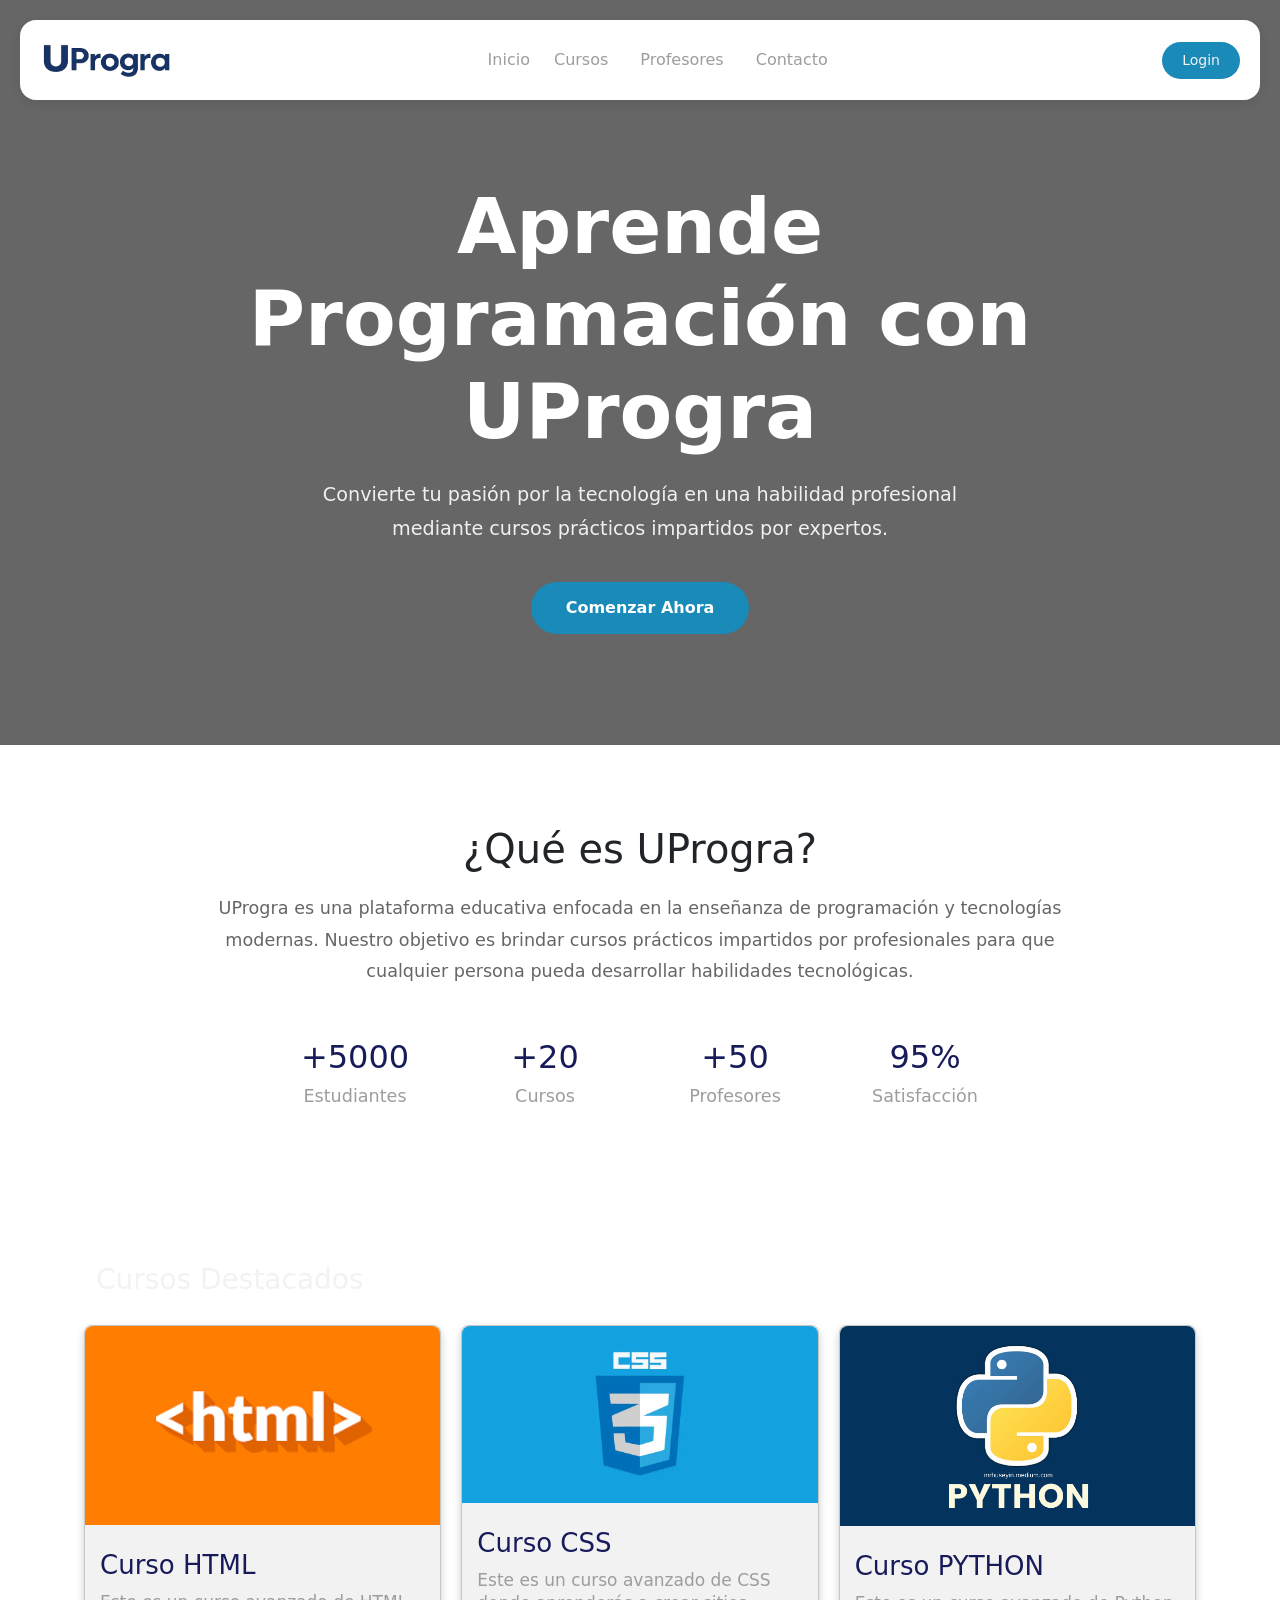
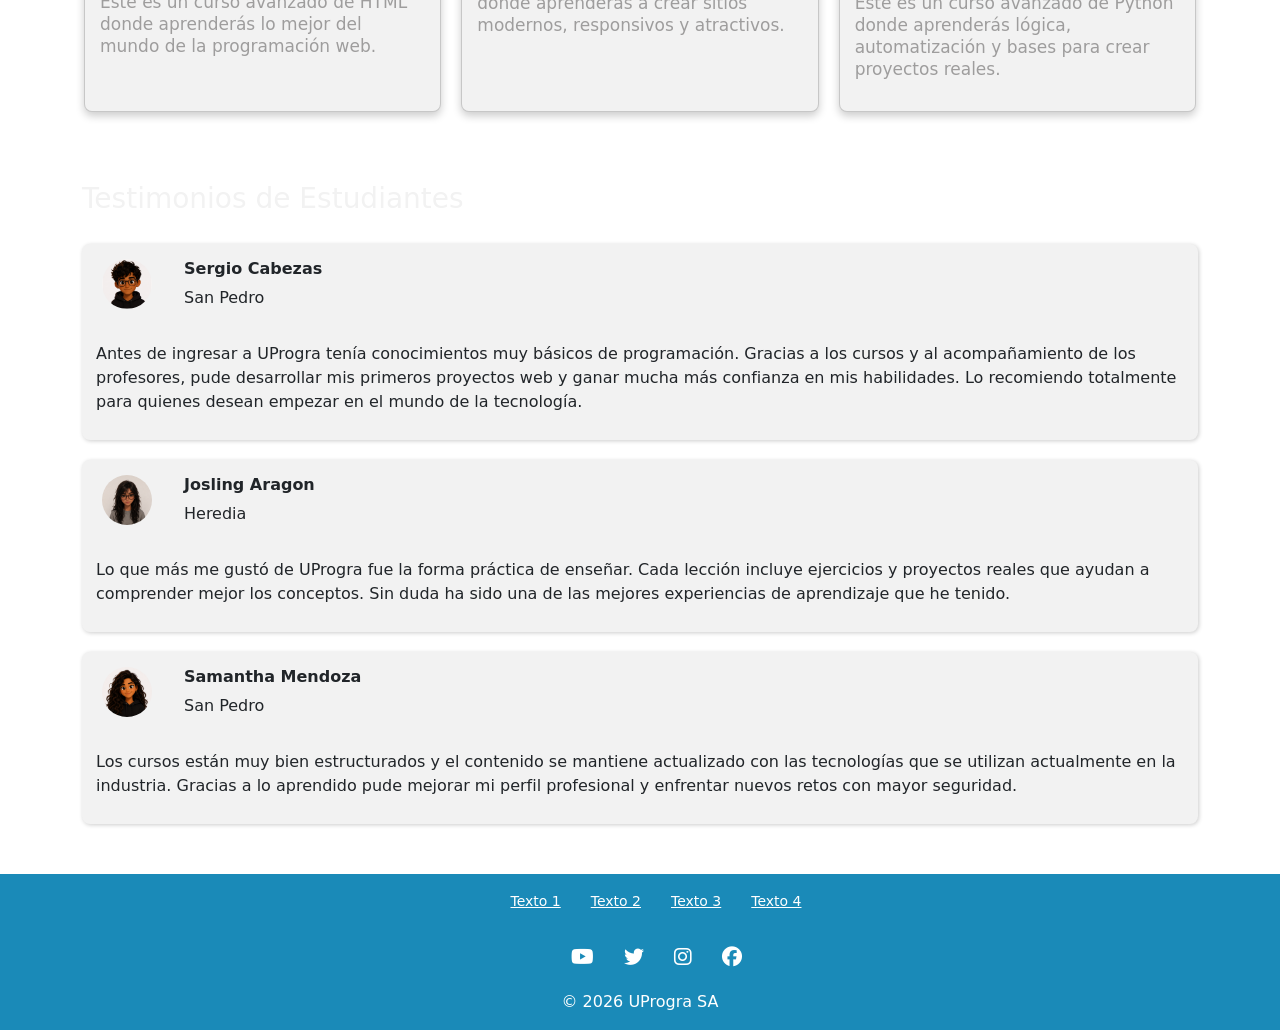
<file: index.html>
<!Doctype html>
<html lang="es">

<head>
    <meta charset="UTF-8">
    <meta name="viewport" content="width=device-width, initial-scale=1.0">
    <title>UProgra</title>

    <!--Bootstrap CSS-->
    <link href="https://cdn.jsdelivr.net/npm/bootstrap@5.3.8/dist/css/bootstrap.min.css" rel="stylesheet"
        integrity="sha384-sRIl4kxILFvY47J16cr9ZwB07vP4J8+LH7qKQnuqkuIAvNWLzeN8tE5YBujZqJLB" crossorigin="anonymous">

    <link href="css/style.css" rel="stylesheet">
    <link href="css/index.css" rel="stylesheet">

    <link rel="stylesheet"href="https://cdnjs.cloudflare.com/ajax/libs/font-awesome/6.7.2/css/all.min.css">

</head>

<script src="js/index.js"></script>

<body>
    <!--NAVBAR-->
    <nav class="navbar navbar-expand-lg fixed-top">
        <!--navbar-expands-lg permite que el contenido se muestre cuando esta expandido-->
        <div class="container-fluid">
            <a class="navbar-brand me-auto" href="#">
                <img src="Recursos/img/logo.png" alt="Logo UProgra">
            </a>

            
            <div class="offcanvas offcanvas-end" tabindex="-1" id="offcanvasNavbar"
                aria-labelledby="offcanvasNavbarLabel">
                <!--Navbar contraido-->
                <div class="offcanvas-header">
                    <h5 class="offcanvas-title" id="offcanvasNavbarLabel">Menu</h5>
                    <button type="button" class="btn-close" data-bs-dismiss="offcanvas" aria-label="Close"></button>
                </div>

                <!--Cuerpo de navbar ya sea contraido o extendido-->
                <div class="offcanvas-body">
                    <ul class="navbar-nav justify-content-center flex-grow-1 pe-3">
                        <li class="nav-item">
                            <a class="nav-link" aria-current="page" href="index.html">Inicio</a>
                        </li>
                        <li class="nav-item">
                            <a class="nav-link mx-lg-2" href="cursos.html">Cursos</a>
                        </li>
                        <li class="nav-item">
                            <a class="nav-link mx-lg-2" href="profesores.html">Profesores</a>
                        </li>
                        <li class="nav-item">
                            <a class="nav-link mx-lg-2" href="contacto.html">Contacto</a>
                        </li>

                    </ul>
                </div>
            </div>

            <a href="#" class="login-button">Login</a>

            <!--Boton de hamburguesa-->
            <button class="navbar-toggler pe=0" type="button" data-bs-toggle="offcanvas" data-bs-target="#offcanvasNavbar"
                aria-controls="offcanvasNavbar">
                <span class="navbar-toggler-icon"></span>
            </button>

        </div>
    </nav>

    <!--Contenido Global-->
<main>

<!-- Sobre UProgra -->

<section class="hero_container">
    <div class="hero_content">
        <h1>Aprende Programación con UProgra</h1>
        <p>
            Convierte tu pasión por la tecnología en una habilidad profesional
            mediante cursos prácticos impartidos por expertos.
        </p>
        <a href="#" class="hero_button">
            Comenzar Ahora
        </a>
    </div>
</section>



<section class="about_container">
    <div class="container">
        <div class="about_content">
            <h2>¿Qué es UProgra?</h2>

            <p>
                UProgra es una plataforma educativa enfocada en la enseñanza
                de programación y tecnologías modernas. Nuestro objetivo es
                brindar cursos prácticos impartidos por profesionales para que
                cualquier persona pueda desarrollar habilidades tecnológicas.
            </p>

            <div class="about_stats">
                <div class="stat">
                    <h3>+5000</h3>
                    <p>Estudiantes</p>
                </div>

                <div class="stat">
                    <h3>+20</h3>
                    <p>Cursos</p>
                </div>

                <div class="stat">
                    <h3>+50</h3>
                    <p>Profesores</p>
                </div>

                <div class="stat">
                    <h3>95%</h3>
                    <p>Satisfacción</p>
                </div>
            </div>
        </div>
    </div>
</section>

        <!--Contenido Cursos destacados-->
        <div class="card_container" id="cursosDestacados">
            <div class="container">
                <h3 class="title-cards">Cursos Destacados</h3>
            </div>
        </div>

    <!--Comentarios de estudiantes-->
    <div class="comment_container" id="testimoniosEstudiantes">
        <div class="container">
            <h3 class="title-cards">Testimonios de Estudiantes</h3>
        </div>
    </div>

</main>


    <!--FOOTER-->
    <footer>
        <div class="container">
            <ul class="d-flex flex-row">
                <li><a href="#">Texto 1</a></li>
                <li><a href="#">Texto 2</a></li>
                <li><a href="#">Texto 3</a></li>
                <li><a href="#">Texto 4</a></li>
            </ul>

            <ul class="d-flex flex-row">
                <li>
                    <i class="fab fa-youtube"></i>
                </li>
                <li>
                    <i class="fab fa-twitter"></i>
                </li>
                <li>
                    <i class="fab fa-instagram"></i>
                </li>
                <li>
                    <i class="fab fa-facebook"></i>
                </li>
            </ul>
            <p>&copy; 2026 UProgra SA</p>
        </div>
    </footer>

    <!-- Bootstrap JS -->
    <script src="https://cdn.jsdelivr.net/npm/bootstrap@5.3.8/dist/js/bootstrap.bundle.min.js"
        integrity="sha384-FKyoEForCGlyvwx9Hj09JcYn3nv7wiPVlz7YYwJrWVcXK/BmnVDxM+D2scQbITxI"
        crossorigin="anonymous">
    </script>
</body>



</html>
</file>
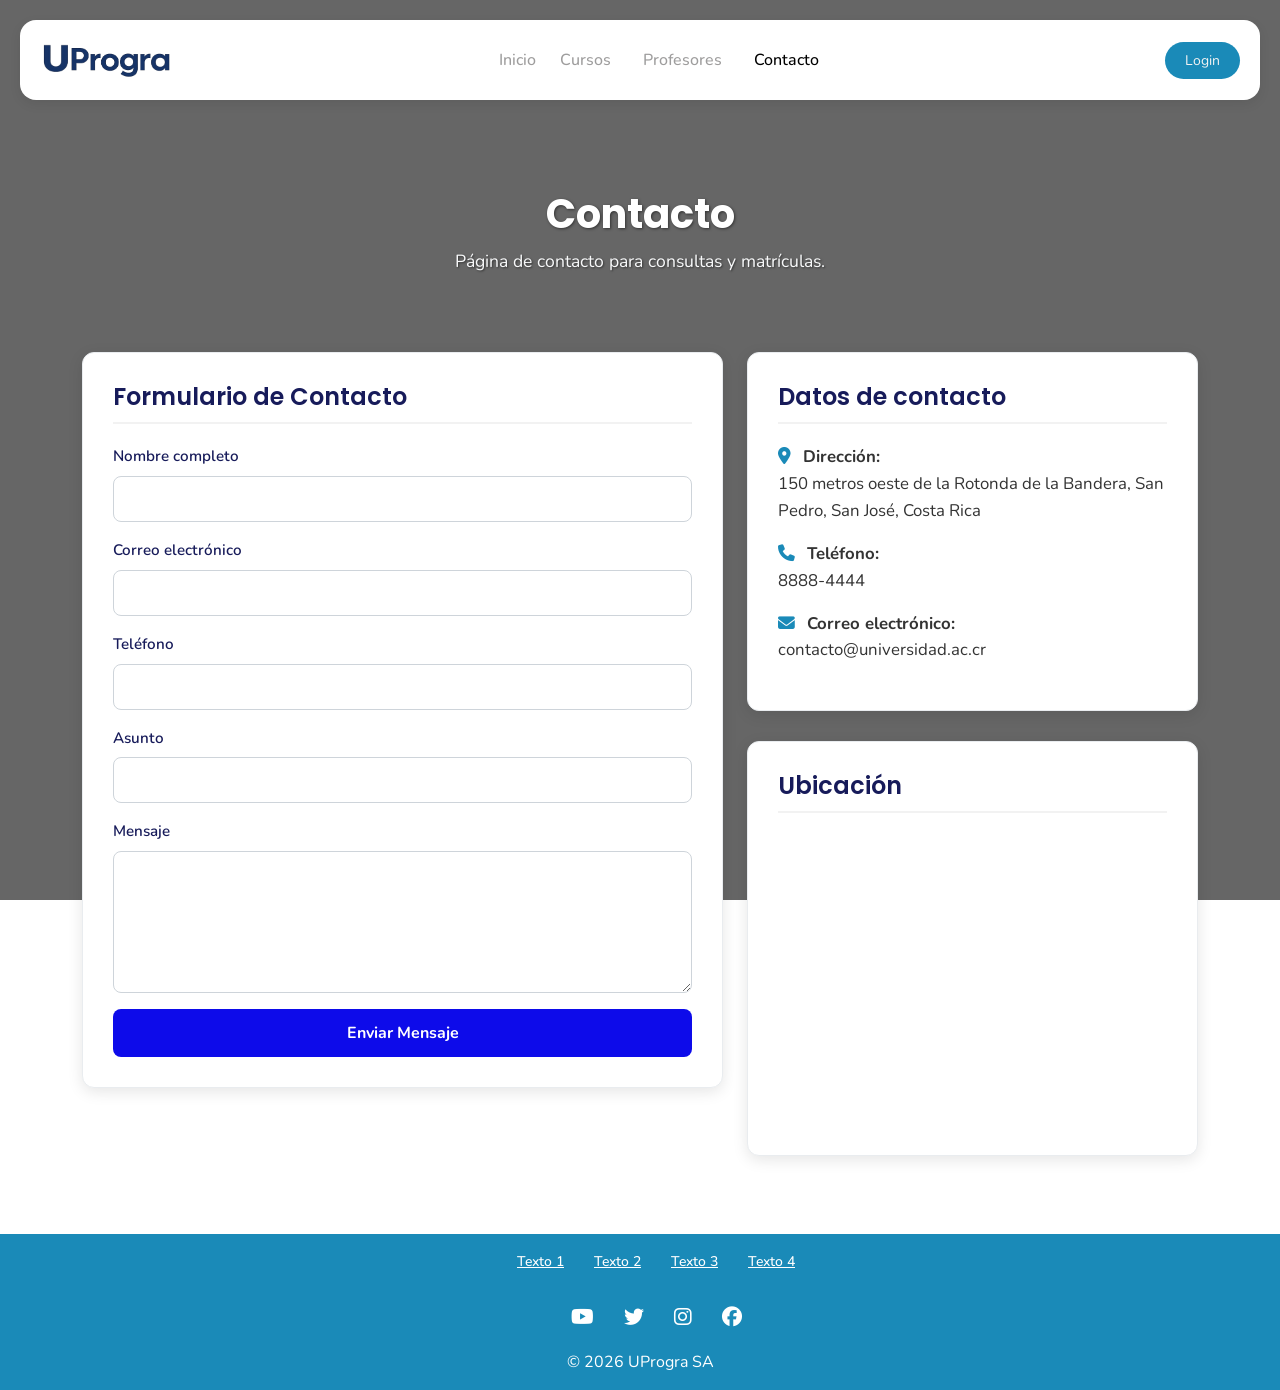
<file: contacto.html>
<!DOCTYPE html>
<html lang="es">

<head>
    <meta charset="UTF-8">
    <meta name="viewport" content="width=device-width, initial-scale=1.0">
    <title>Contacto - UProgra</title>
    <link rel="preconnect" href="https://fonts.googleapis.com">
    <link rel="preconnect" href="https://fonts.gstatic.com" crossorigin>
    <link
        href="https://fonts.googleapis.com/css2?family=Nunito:wght@300;400;500;600;700&family=Poppins:wght@300;400;500;600;700&display=swap"
        rel="stylesheet">
    <link href="https://cdn.jsdelivr.net/npm/bootstrap@5.3.8/dist/css/bootstrap.min.css" rel="stylesheet"
        integrity="sha384-sRIl4kxILFvY47J16cr9ZwB07vP4J8+LH7qKQnuqkuIAvNWLzeN8tE5YBujZqJLB" crossorigin="anonymous">
    <link rel="stylesheet" href="https://cdnjs.cloudflare.com/ajax/libs/font-awesome/6.7.2/css/all.min.css">
    <link href="css/style.css" rel="stylesheet">
    <link href="css/contacto.css" rel="stylesheet">
</head>

<body>
    <nav class="navbar navbar-expand-lg fixed-top">
        <div class="container-fluid">
            <a class="navbar-brand me-auto" href="index.html">
                <img src="Recursos/img/logo.png" alt="Logo UProgra">
            </a>
            <div class="offcanvas offcanvas-end" tabindex="-1" id="offcanvasNavbar"
                aria-labelledby="offcanvasNavbarLabel">
                <div class="offcanvas-header">
                    <h5 class="offcanvas-title" id="offcanvasNavbarLabel">Menú</h5>
                    <button type="button" class="btn-close" data-bs-dismiss="offcanvas" aria-label="Close"></button>
                </div>
                <div class="offcanvas-body">
                    <ul class="navbar-nav justify-content-center flex-grow-1 pe-3">
                        <li class="nav-item">
                            <a class="nav-link" href="index.html">Inicio</a>
                        </li>
                        <li class="nav-item">
                            <a class="nav-link mx-lg-2" href="cursos.html">Cursos</a>
                        </li>
                        <li class="nav-item">
                            <a class="nav-link mx-lg-2" href="profesores.html">Profesores</a>
                        </li>
                        <li class="nav-item">
                            <a class="nav-link mx-lg-2 active" aria-current="page" href="contacto.html">Contacto</a>
                        </li>
                    </ul>
                </div>
            </div>
            <a href="#" class="login-button">Login</a>
            <button class="navbar-toggler pe-0" type="button" data-bs-toggle="offcanvas"
                data-bs-target="#offcanvasNavbar" aria-controls="offcanvasNavbar">
                <span class="navbar-toggler-icon"></span>
            </button>
        </div>
    </nav>

    <main>
        <header class="encabezado">
            <h1>Contacto</h1>
            <p>Página de contacto para consultas y matrículas.</p>
        </header>

        <section class="container my-5">
            <div class="row g-4">
                <div class="col-lg-7 col-md-12">
                    <div class="formulario-seccion card-custom">
                        <h2>Formulario de Contacto</h2>
                        <form action="#" method="POST" id="form-contacto">
                            <div class="mb-3">
                                <label for="nombre" class="form-label">Nombre completo</label>
                                <input type="text" class="form-control" id="nombre" name="nombre" required>
                                <span id="error-nombre" class="mensaje-error"></span>
                            </div>

                            <div class="mb-3">
                                <label for="email" class="form-label">Correo electrónico</label>
                                <input type="email" class="form-control" id="email" name="email" required>
                                <span id="error-email" class="mensaje-error"></span>
                            </div>

                            <div class="mb-3">
                                <label for="telefono" class="form-label">Teléfono</label>
                                <input type="tel" class="form-control" id="telefono" name="telefono" required>
                                <span id="error-telefono" class="mensaje-error"></span>
                            </div>

                            <div class="mb-3">
                                <label for="asunto" class="form-label">Asunto</label>
                                <input type="text" class="form-control" id="asunto" name="asunto" required>
                                <span id="error-asunto" class="mensaje-error"></span>
                            </div>

                            <div class="mb-3">
                                <label for="mensaje" class="form-label">Mensaje</label>
                                <textarea class="form-control" id="mensaje" name="mensaje" rows="5" required></textarea>
                                <span id="error-mensaje" class="mensaje-error"></span>
                            </div>

                            <button type="submit" class="btn-submit">Enviar Mensaje</button>
                            <div id="mensaje-exito" class="alerta-exito"></div>
                        </form>
                    </div>
                </div>

                <div class="col-lg-5 col-md-12">
                    <div class="info-seccion card-custom">
                        <h2>Datos de contacto</h2>
                        <p>
                            <i class="fa-solid fa-location-dot me-2 text-color-accent"></i>
                            <strong>Dirección:</strong><br>
                            150 metros oeste de la Rotonda de la Bandera, San Pedro, San José, Costa Rica
                        </p>
                        <p class="mt-3">
                            <i class="fa-solid fa-phone me-2 text-color-accent"></i>
                            <strong>Teléfono:</strong><br>
                            8888-4444
                        </p>
                        <p class="mt-3">
                            <i class="fa-solid fa-envelope me-2 text-color-accent"></i>
                            <strong>Correo electrónico:</strong><br>
                            contacto@universidad.ac.cr
                        </p>
                    </div>

                    <div class="mapa-seccion card-custom">
                        <h2>Ubicación</h2>
                        <div class="ratio ratio-4x3">
                            <iframe
                                src="https://www.google.com/maps/embed?pb=!1m10!1m8!1m3!1d474.9958304537762!2d-84.05325166837632!3d9.939490818931827!3m2!1i1024!2i768!4f13.1!5e1!3m2!1ses!2scr!4v1780507958790!5m2!1ses!2scr"
                                style="border:0;" allowfullscreen="" loading="lazy"
                                referrerpolicy="no-referrer-when-downgrade" title="Mapa de Ubicación"></iframe>
                        </div>
                    </div>
                </div>
            </div>
        </section>
    </main>

    <footer>
        <div class="container">
            <ul class="d-flex flex-row">
                <li><a href="#">Texto 1</a></li>
                <li><a href="#">Texto 2</a></li>
                <li><a href="#">Texto 3</a></li>
                <li><a href="#">Texto 4</a></li>
            </ul>

            <ul class="d-flex flex-row">
                <li>
                    <i class="fab fa-youtube"></i>
                </li>
                <li>
                    <i class="fab fa-twitter"></i>
                </li>
                <li>
                    <i class="fab fa-instagram"></i>
                </li>
                <li>
                    <i class="fab fa-facebook"></i>
                </li>
            </ul>
            <p>&copy; 2026 UProgra SA</p>
        </div>
    </footer>

    <script src="https://cdn.jsdelivr.net/npm/bootstrap@5.3.8/dist/js/bootstrap.bundle.min.js"
        integrity="sha384-FKyoEForCGlyvwx9Hj09JcYn3nv7wiPVlz7YYwJrWVcXK/BmnVDxM+D2scQbITxI"
        crossorigin="anonymous"></script>
    <script src="js/contacto.js"></script>
</body>

</html>
</file>
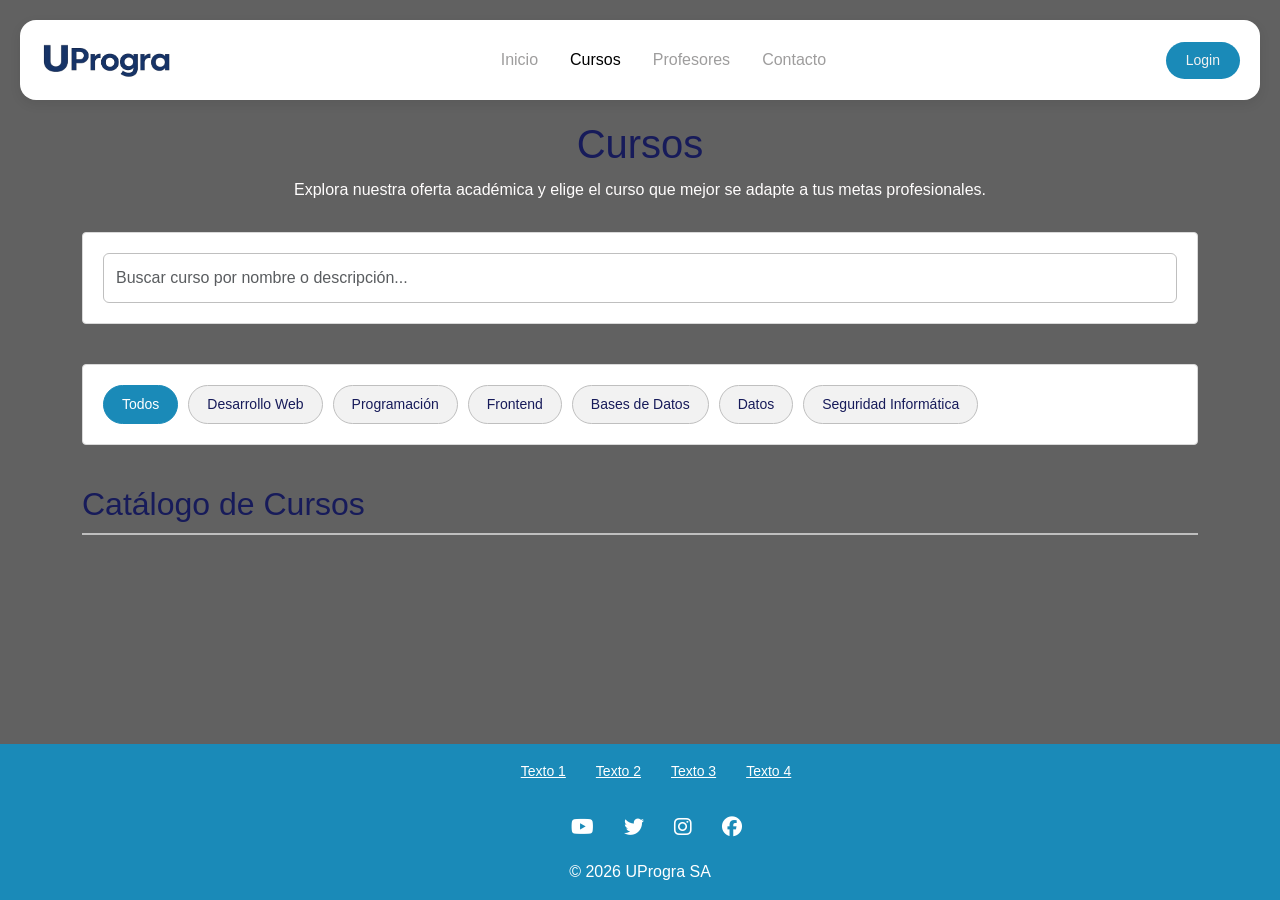
<file: cursos.html>
<!DOCTYPE html>
<html lang="es">

<head>
    <meta charset="UTF-8">
    <meta name="viewport" content="width=device-width, initial-scale=1.0">
    <title>Cursos</title>

    <!-- Bootstrap CSS -->
    <link href="https://cdn.jsdelivr.net/npm/bootstrap@5.3.8/dist/css/bootstrap.min.css" rel="stylesheet"
        integrity="sha384-sRIl4kxILFvY47J16cr9ZwB07vP4J8+LH7qKQnuqkuIAvNWLzeN8tE5YBujZqJLB" crossorigin="anonymous">

    <link href="css/style.css" rel="stylesheet">
    <link href="css/cursos.css" rel="stylesheet">

    <link rel="stylesheet" href="https://cdnjs.cloudflare.com/ajax/libs/font-awesome/6.7.2/css/all.min.css">
</head>

<body>
    <!-- NAVBAR -->
    <nav class="navbar navbar-expand-lg fixed-top">
        <div class="container-fluid">
            <a class="navbar-brand me-auto" href="index.html">
                <img src="Recursos/img/logo.png" alt="Logo UProgra">
            </a>

            <div class="offcanvas offcanvas-end" tabindex="-1" id="offcanvasNavbar"
                aria-labelledby="offcanvasNavbarLabel">

                <div class="offcanvas-header">
                    <h5 class="offcanvas-title" id="offcanvasNavbarLabel">Menu</h5>
                    <button type="button" class="btn-close" data-bs-dismiss="offcanvas" aria-label="Close"></button>
                </div>

                <div class="offcanvas-body">
                    <ul class="navbar-nav justify-content-center flex-grow-1 pe-3">
                        <li class="nav-item">
                            <a class="nav-link mx-lg-2" href="index.html">Inicio</a>
                        </li>
                        <li class="nav-item">
                            <a class="nav-link active mx-lg-2" href="cursos.html">Cursos</a>
                        </li>
                        <li class="nav-item">
                            <a class="nav-link mx-lg-2" href="profesores.html">Profesores</a>
                        </li>
                        <li class="nav-item">
                            <a class="nav-link mx-lg-2" href="contacto.html">Contacto</a>
                        </li>
                    </ul>
                </div>
            </div>

            <a href="#" class="login-button">Login</a>

            <button class="navbar-toggler pe-0" type="button" data-bs-toggle="offcanvas"
                data-bs-target="#offcanvasNavbar" aria-controls="offcanvasNavbar">
                <span class="navbar-toggler-icon"></span>
            </button>
        </div>
    </nav>

    <!-- CONTENIDO GLOBAL -->
    <main>
        <header class="encabezado">
            <h1>Cursos</h1>
            <p>Explora nuestra oferta académica y elige el curso que mejor se adapte a tus metas profesionales.</p>
        </header>

        <!-- BARRA DE BÚSQUEDA -->
        <section class="container busqueda-section">
            <div class="busqueda-box">
                <input type="text" id="buscarCurso" class="form-control"
                    placeholder="Buscar curso por nombre o descripción...">
            </div>
        </section>

        <!-- FILTROS POR CATEGORÍA -->
        <section class="container filtros-section">
            <div class="filtros-box">
                <button class="filtro-btn active" data-categoria="Todos">Todos</button>
                <button class="filtro-btn" data-categoria="Desarrollo Web">Desarrollo Web</button>
                <button class="filtro-btn" data-categoria="Programación">Programación</button>
                <button class="filtro-btn" data-categoria="Frontend">Frontend</button>
                <button class="filtro-btn" data-categoria="Bases de Datos">Bases de Datos</button>
                <button class="filtro-btn" data-categoria="Datos">Datos</button>
                <button class="filtro-btn" data-categoria="Seguridad Informática">Seguridad Informática</button>
            </div>
        </section>

        <!-- CATÁLOGO DE CURSOS -->
        <section class="container cursos-section">
            <h2 class="categoria-titulo">Catálogo de Cursos</h2>

            <div id="contenedorCursos" class="row g-4">
                <!-- Las tarjetas se cargan desde cursos.js -->
            </div>

            <p id="mensajeSinResultados" class="mensaje-sin-resultados">
                No se encontraron cursos con esa búsqueda.
            </p>
        </section>
    </main>

    <!-- FOOTER -->
    <footer>
        <div class="container">
            <ul class="d-flex flex-row">
                <li><a href="#">Texto 1</a></li>
                <li><a href="#">Texto 2</a></li>
                <li><a href="#">Texto 3</a></li>
                <li><a href="#">Texto 4</a></li>
            </ul>

            <ul class="d-flex flex-row">
                <li><i class="fab fa-youtube"></i></li>
                <li><i class="fab fa-twitter"></i></li>
                <li><i class="fab fa-instagram"></i></li>
                <li><i class="fab fa-facebook"></i></li>
            </ul>

            <p>&copy; 2026 UProgra SA</p>
        </div>
    </footer>

    <!-- Bootstrap JS -->
    <script src="https://cdn.jsdelivr.net/npm/bootstrap@5.3.8/dist/js/bootstrap.bundle.min.js"
        integrity="sha384-FKyoEForCGlyvwx9Hj09JcYn3nv7wiPVlz7YYwJrWVcXK/BmnVDxM+D2scQbITxI" crossorigin="anonymous">
        </script>

    <script src="https://cdn.jsdelivr.net/npm/bootstrap@5.3.8/dist/js/bootstrap.bundle.min.js"
        integrity="sha384-FKyoEForCGlyvwx9Hj09JcYn3nv7wiPVlz7YYwJrWVcXK/BmnVDxM+D2scQbITxI" crossorigin="anonymous">
        </script>

    <script src="js/cursos.js"></script>
</body>

</html>
</file>
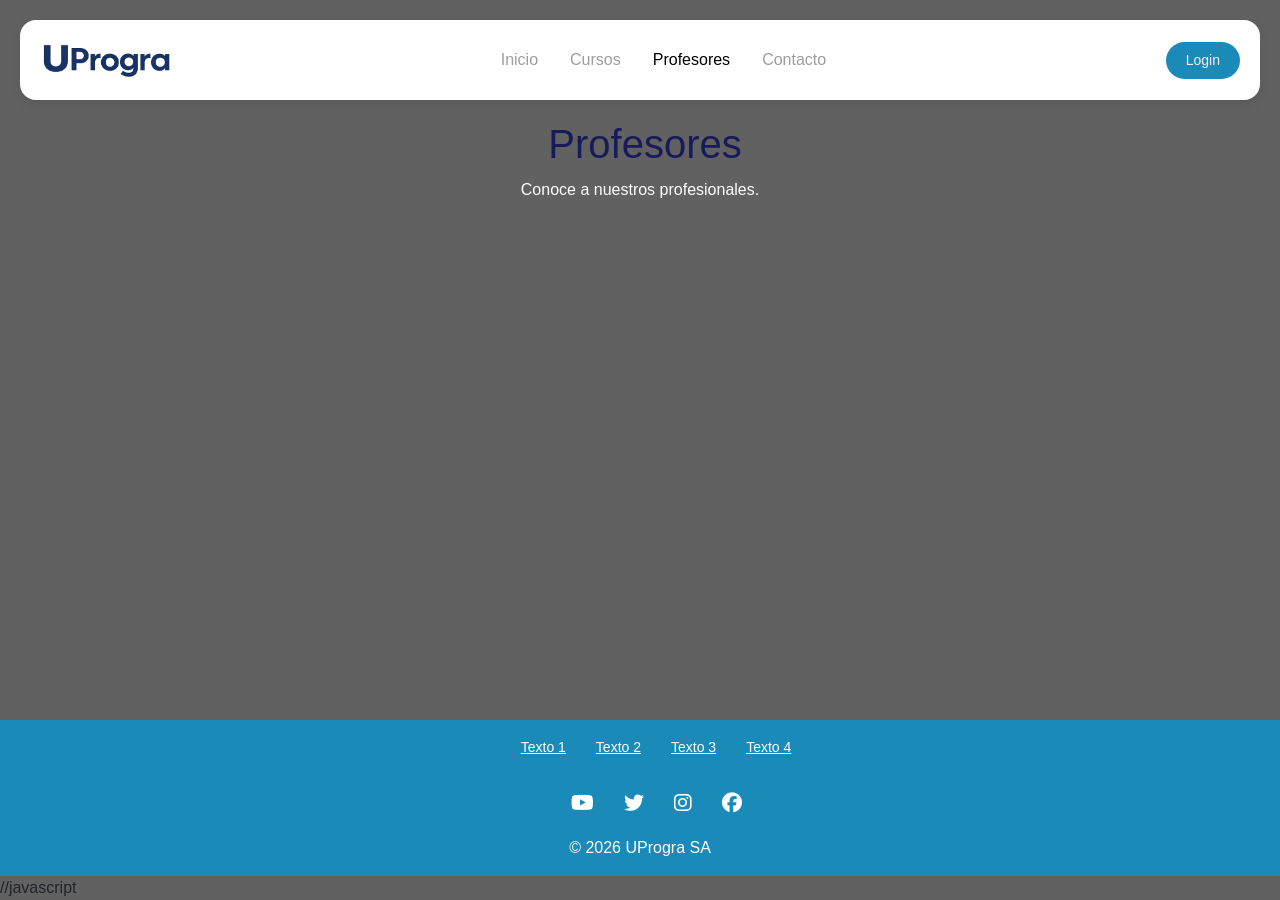
<file: profesores.html>
<!DOCTYPE html>
<html lang="es">
<head>
    <meta charset="UTF-8">
    <meta name="viewport" content="width=device-width, initial-scale=1.0">
    <title>Profesores</title>

    <!-- Bootstrap CSS -->
    <link href="https://cdn.jsdelivr.net/npm/bootstrap@5.3.8/dist/css/bootstrap.min.css" rel="stylesheet"
        integrity="sha384-sRIl4kxILFvY47J16cr9ZwB07vP4J8+LH7qKQnuqkuIAvNWLzeN8tE5YBujZqJLB" crossorigin="anonymous">

    <link href="css/style.css" rel="stylesheet">
    <link rel="stylesheet" href="css/profesores.css">

    <link rel="stylesheet" href="https://cdnjs.cloudflare.com/ajax/libs/font-awesome/6.7.2/css/all.min.css">
</head>

<body>
    <!-- NAVBAR -->
    <nav class="navbar navbar-expand-lg fixed-top">
        <div class="container-fluid">
            <a class="navbar-brand me-auto" href="index.html">
                <img src="Recursos/img/logo.png" alt="Logo UProgra">
            </a>

            <div class="offcanvas offcanvas-end" tabindex="-1" id="offcanvasNavbar"
                aria-labelledby="offcanvasNavbarLabel">

                <div class="offcanvas-header">
                    <h5 class="offcanvas-title" id="offcanvasNavbarLabel">Menu</h5>
                    <button type="button" class="btn-close" data-bs-dismiss="offcanvas" aria-label="Close"></button>
                </div>

                <div class="offcanvas-body">
                    <ul class="navbar-nav justify-content-center flex-grow-1 pe-3">
                        <li class="nav-item">
                            <a class="nav-link mx-lg-2" href="index.html">Inicio</a>
                        </li>

                        <li class="nav-item">
                            <a class="nav-link mx-lg-2" href="cursos.html">Cursos</a>
                        </li>

                        <li class="nav-item">
                            <a class="nav-link active mx-lg-2" aria-current="page" href="profesores.html">Profesores</a>
                        </li>

                        <li class="nav-item">
                            <a class="nav-link mx-lg-2" href="contacto.html">Contacto</a>
                        </li>
                    </ul>
                </div>
            </div>

            <a href="#" class="login-button">Login</a>

            <button class="navbar-toggler pe-0" type="button" data-bs-toggle="offcanvas"
                data-bs-target="#offcanvasNavbar" aria-controls="offcanvasNavbar"
                aria-label="Abrir menú de navegación">
                <span class="navbar-toggler-icon"></span>
            </button>
        </div>
    </nav>

    <!-- CONTENIDO GLOBAL -->
    <main>
        <header class="encabezado">
            <h1>Profesores</h1>
            <p>Conoce a nuestros profesionales.</p>
        </header>

            <!-- Tarjetas generadas por JavaScript -->
    <div class="container my-5">

        <div class="row g-4" id="listaProfesores">

        </div>

    </div>


    <!-- Modal Bootstrap -->
    <div class="modal fade"
        id="profesorModal"
        tabindex="-1"
        aria-hidden="true">

        <div class="modal-dialog modal-lg">

            <div class="modal-content">

                <div class="modal-header">

                    <h5 class="modal-title" id="modalNombre"></h5>

                    <button
                        type="button"
                        class="btn-close"
                        data-bs-dismiss="modal">
                    </button>

                </div>

                <div class="modal-body text-center">

                    <img
                        id="modalFoto"
                        class="img-fluid mb-3"
                        alt="Profesor">

                    <h4 id="modalEspecialidad"></h4>

                    <p id="modalDescripcion"></p>

                    <hr>

                    <p>

                        <strong>Correo:</strong>

                        <span id="modalCorreo"></span>

                    </p>

                    <p>

                        <strong>Cursos:</strong>

                        <span id="modalCursos"></span>

                    </p>

                </div>

            </div>

        </div>

    </div>
    </main>

    <!-- FOOTER -->
    <footer>
        <div class="container">
            <ul class="d-flex flex-row">
                <li><a href="#">Texto 1</a></li>
                <li><a href="#">Texto 2</a></li>
                <li><a href="#">Texto 3</a></li>
                <li><a href="#">Texto 4</a></li>
            </ul>

            <ul class="d-flex flex-row">
                <li><i class="fab fa-youtube"></i></li>
                <li><i class="fab fa-twitter"></i></li>
                <li><i class="fab fa-instagram"></i></li>
                <li><i class="fab fa-facebook"></i></li>
            </ul>

            <p>&copy; 2026 UProgra SA</p>
        </div>
    </footer>

    <!-- Bootstrap JS -->
    <script src="https://cdn.jsdelivr.net/npm/bootstrap@5.3.8/dist/js/bootstrap.bundle.min.js"
        integrity="sha384-FKyoEForCGlyvwx9Hj09JcYn3nv7wiPVlz7YYwJrWVcXK/BmnVDxM+D2scQbITxI"
        crossorigin="anonymous">
    </script>
    //javascript 
    <script src="js/profesores.js"></script>
</body>
</html>
</file>
<file: css/style.css>
:root{
    --color-1: #171B5A; /*Color principal*/
    --color-2: #0D0BEA; /*Color de botones principales o enlaces destacados*/
    --color-3: #195974; /*Color Navbar o secciones secundarias*/
    --color-4: #1A8AB8; /*Color de hover, acentos, iconos y detalles*/
    --color-5: #F2F2F2; /*Color de fondo*/
    --color-6: #9e9d9d; /*Color de fondo*/

    --font-titulos: 'Poppins', sans-serif;
    --font-texto: 'Nunito', sans-serif;
}

.navbar {
    background-color: white;
    height: 80px;
    margin: 20px;
    border-radius: 16px;
    padding: 0.5rem;
    box-shadow: 0 4px 12px rgba(0, 0, 0, 0.08);
}

.navbar-brand img{ 
    height: 40px;
    width: auto;
}

.navbar-brand img{
    max-height: 60px;
}

.login-button {
    background-color:var(--color-4);
    color:var(--color-5);
    font-size: 14px;
    padding: 8px 20px;
    border-radius: 50px;
    text-decoration: none;
    transition: 0.3s background-color;
}

.login-button:hover {
    background-color: var(--color-3);
}

.navbar-toggler {
    border: none;
    font-size: 1.25rem;
}

.navbar-toggler:focus, .btn-close:focus{
    box-shadow: none;
    outline: none;
    position: relative;
}

.nav-link {
    color: var(--color-6);
    font-weight: 500;
    position: relative;
}

.nav-link:hover, .nav-link:active{
    color: var(--color-3)
}

@media (min-width:991px) { /*Esto es para que la pagina no haga el efecto cuando esta pequena, es decir con el menu contraido*/
    .nav-link::before {
        content: "";
        position: absolute;
        bottom: 0;
        left: 50%;
        transform: translateX(-50%);
        width: 0%;
        height: 2px;
        background-color: var(--color-3);
        visibility: hidden;
        transition: 0.3s ease-in-out;
    }

    .nav-link:hover::before,
    .nav-link:active::before {
        content: "";
        width: 100%;
        visibility: visible;
    }

    
}

body {
    padding-top: 70px; ;
    
    background-size: cover;
    width: 100%;
    min-height: 100vh;
    display: flex;
    flex-direction: column;
}

body::before {
    content: "";
    position: fixed;
    inset: 0;

    background:
        linear-gradient(
            rgba(0,0,0,0.6),
            rgba(0,0,0,0.6)
        ),
        url("https://images.unsplash.com/photo-1646682941137-8da21ec3cf40?q=80&w=687&auto=format&fit=crop&ixlib=rb-4.1.0&ixid=M3wxMjA3fDB8MHxwaG90by1wYWdlfHx8fGVufDB8fHx8fA%3D%3D")
        center center / cover no-repeat;

    z-index: -1;
}

main {
    flex: 1;
}

footer {
    color: white;
    background-color: var(--color-4);
}

footer .container {
    display: flex;
    flex-direction: column;
    align-items: center;
}

footer ul {
    margin-bottom: 0%;
    flex-wrap: wrap;
    justify-content: center;
    list-style: none;
}

footer li {
    padding: 15px;
    margin-bottom: 4px;
}

footer a {
    font-size: 14px;
    font-weight: 500;
    color: white;
}

footer i {
    cursor: pointer;
    font-size: 20px;
}

footer p {
    text-align: center;
}
</file>
<file: css/index.css>
:root{
    --color-1: #171B5A; /*Color principal*/
    --color-2: #0D0BEA; /*Color de botones principales o enlaces destacados*/
    --color-3: #195974; /*Color Navbar o secciones secundarias*/
    --color-4: #1A8AB8; /*Color de hover, acentos, iconos y detalles*/
    --color-5: #F2F2F2; /*Color de fondo*/
    --color-6: #9e9d9d; /*Color de fondo*/


    --font-titulos: 'Poppins', sans-serif;
    --font-texto: 'Nunito', sans-serif;
}

.description_container {
    position: relative;
}

/*----------------------Informacion U----------------------*/

.hero_container{
    display: flex;
    justify-content: center;
    align-items: center;
    min-height: 75vh;
    text-align: center;
    padding: 0 20px;
}

.hero_content{
    max-width: 900px;
}

.hero_content h1{
    color: white;
    font-size: clamp(2.5rem, 6vw, 5rem);
    font-weight: 700;
    margin-bottom: 20px;
}

.hero_content p{
    color: rgba(255,255,255,0.9);
    font-size: 1.2rem;
    max-width: 700px;
    margin: 0 auto 35px;
    line-height: 1.8;
}

.hero_button{
    display: inline-block;
    background-color: var(--color-4);
    color: white;
    text-decoration: none;
    padding: 14px 35px;
    border-radius: 50px;
    font-weight: 600;
    transition: 0.3s;
}

.hero_button:hover{
    background-color: var(--color-3);
    transform: translateY(-2px);
}


/*----------------------Informacion U----------------------*/
.about_container{
    width: 100%;
    padding: 80px 0;
    background-color: white;
}

.about_content{
    text-align: center;
    max-width: 900px;
    margin: auto;
}

.about_content h2{
    margin-bottom: 20px;
    font-size: 2.5rem;
}

.about_content p{
    font-size: 1.1rem;
    line-height: 1.8;
    color: #666;
}

.about_stats{
    margin-top: 50px;
    display: flex;
    justify-content: center;
    gap: 40px;
    flex-wrap: wrap;
}

.stat{
    min-width: 150px;
}

.stat h3{
    font-size: 2rem;
    color: var(--color-1);
    margin-bottom: 5px;
}

.stat p{
    margin: 0;
    color: var(--color-6);
}


/*----------------------Tarjeta de cursos destacados----------------------*/

.title-cards {
    color: var(--color-5);
}

.card_container{
    width: 90%;
    height: 20%;
    margin:50px auto;
    display: flex;
    justify-content: space-around; 
    flex-wrap: wrap;
    gap:20px;
    padding: 20px;
}

.card_container .card {
    background-color: var(--color-5);
    border-radius: 8px;
    flex: 1;
    min-width: 200px;
    box-shadow: 0px 4px 8px rgba(0, 0, 0, 0.2);
    cursor: pointer;
}

.card img {
    width: 100%;
    height: auto;
    object-fit: cover;
    border-top-left-radius: 8px;
    border-top-right-radius: 8px;
    margin-bottom: 10px;
}

.card .content {
    padding: 15px;
}

.card .content h3{
    font-size: 26px;
    margin-bottom: 10px;
    color: var(--color-1);
}

.card .content p {
    font-size: 17px;
    color: var(--color-6);
    line-height: 1.3;
}

/*----------------------Tarjeta de comentarios----------------------*/

.comment_container {
    display: flex;
    flex-direction: column;
    align-items: center;
    padding: 0 20px;
    height: 20%;
    margin:50px auto;
    justify-content: space-around; 
    gap:20px;
}

.comment_card{
    display: flex;
    flex-direction: column;
    width: 90%;
    height: auto;
    background-color: var(--color-5);
    border-radius: 8px;
    box-shadow: 1px 1px 4px rgba(0, 0, 0, 0.2);
    padding: 10px 10px;
}
.comment_card .header{
    display: flex;
    justify-content: left;
    padding: 5px 0 0 10px;
}

.comment_card img{
    border-radius: 50%;
    max-width: 50px;
    height: 50px;
}

.comment_card ul{
    list-style: none;
}

.comment_card .description{
    padding: 0 0 0 4px;
}
</file>
<file: css/contacto.css>
body {
    font-family: var(--font-texto) !important;
}

h1, h2, h3, h4, h5, h6 {
    font-family: var(--font-titulos) !important;
}

.encabezado {
    text-align: center;
    padding: 120px 20px 30px;
}

.encabezado h1 {
    color: #ffffff;
    font-size: 2.5rem;
    font-weight: 700;
    margin-bottom: 10px;
    text-shadow: 1px 1px 3px rgba(0,0,0,0.5);
}

.encabezado p {
    color: #f8f9fa;
    font-size: 1.1rem;
    max-width: 600px;
    margin: 0 auto;
    text-shadow: 1px 1px 2px rgba(0,0,0,0.5);
}

.card-custom {
    background-color: #ffffff;
    border: 1px solid #e9ecef;
    border-radius: 12px;
    padding: 30px;
    box-shadow: 0 4px 15px rgba(0, 0, 0, 0.1);
    margin-bottom: 30px;
}

.card-custom h2 {
    color: var(--color-1);
    font-size: 1.5rem;
    font-weight: 600;
    margin-bottom: 20px;
    border-bottom: 2px solid var(--color-5);
    padding-bottom: 10px;
}

.form-label {
    color: var(--color-1);
    font-weight: 600;
    font-size: 0.95rem;
}

.form-control {
    border: 1px solid #ced4da;
    border-radius: 8px;
    padding: 10px 12px;
}

.form-control:focus {
    border-color: var(--color-4);
    box-shadow: 0 0 0 0.25rem rgba(26, 138, 184, 0.25);
}

.btn-submit {
    width: 100%;
    padding: 12px;
    background-color: var(--color-2);
    color: #ffffff;
    border: none;
    border-radius: 8px;
    font-weight: 700;
    transition: background-color 0.3s ease;
}

.btn-submit:hover {
    background-color: var(--color-1);
}

.text-color-accent {
    color: var(--color-4);
}

.info-seccion p {
    font-size: 1.05rem;
    line-height: 1.6;
    color: #333333;
}

.mapa-seccion iframe {
    width: 100%;
    height: 300px;
    border-radius: 8px;
}

.mensaje-error {
    color: red;
    font-size: 12px;
    display: block;
    margin-top: 5px;
}

.alerta-exito {
    display: none;
    background-color: #d4edda;
    color: #155724;
    padding: 15px;
    margin-top: 20px;
    border: 1px solid #c3e6cb;
    border-radius: 4px;
    text-align: center;
}
</file>
<file: css/cursos.css>
.encabezado {
    text-align: center;
    padding: 50px 20px 30px;
}

.encabezado h1 {
    color: var(--color-1);
    font-size: 2.5rem;
    margin-bottom: 10px;
}

.encabezado p {
    color: #fffdfd;
    max-width: 700px;
    margin: auto;
}

body {
    font-family: var(--font-texto);
    background-color: var(--color-5);
}

.busqueda-section {
    margin-bottom: 40px;
}

.busqueda-box {
    background-color: white;
    padding: 20px;
    border: 1px solid #d9d9d9;
    border-radius: 4px;
}

.busqueda-box input {
    border: 1px solid #bfbfbf;
    padding: 12px;
}

.categoria-titulo {
    color: var(--color-1);
    margin-bottom: 25px;
    border-bottom: 2px solid #bfbfbf;
    padding-bottom: 10px;
}

.cursos-section {
    margin-bottom: 60px;
}

.curso-card {
    background-color: white;
    border: 1px solid #d9d9d9;
    border-radius: 4px;
    padding: 20px;
    height: 100%;
}

.curso-card:hover {
    border-color: var(--color-4);
}

.curso-card img {
    width: 100%;
    height: 100px;
    object-fit: contain;
    background-color: #ffffff;
    border-radius: 4px;
    margin-bottom: 15px;
    padding: 5px;
}

.curso-card h3 {
    color: var(--color-1);
    margin-bottom: 8px;
}

.curso-card h4 {
    color: var(--color-4);
    font-size: 1rem;
    margin-bottom: 12px;
}

.curso-card p {
    color: #555;
    line-height: 1.5;
}

.curso-info {
    display: flex;
    justify-content: space-between;
    margin-top: 15px;
    font-weight: 600;
}

.curso-info span {
    color: var(--color-3);
}

.curso-precio {
    color: var(--color-4);
}

.curso-button {
    display: inline-block;
    margin-top: 18px;
    background-color: var(--color-4);
    color: white;
    padding: 8px 18px;
    border-radius: 50px;
    text-decoration: none;
    font-size: 14px;
}

.curso-button:hover {
    background-color: var(--color-3);
    color: white;
}

.filtros-section {
    margin-bottom: 40px;
}

.filtros-box {
    background-color: white;
    padding: 20px;
    border: 1px solid #d9d9d9;
    border-radius: 4px;
    display: flex;
    flex-wrap: wrap;
    gap: 10px;
}

.filtro-btn {
    background-color: var(--color-5);
    color: var(--color-1);
    border: 1px solid #bfbfbf;
    padding: 8px 18px;
    border-radius: 50px;
    font-size: 14px;
    cursor: pointer;
}

.filtro-btn:hover,
.filtro-btn.active {
    background-color: var(--color-4);
    color: white;
    border-color: var(--color-4);
}

.mensaje-sin-resultados {
    display: none;
    color: white;
    text-align: center;
    margin-top: 30px;
    font-size: 1.2rem;
}

.curso-card {
    transition: all 0.3s ease;
}

.curso-card:hover {
    transform: translateY(-5px);
    border-color: var(--color-4);
    box-shadow: 0 8px 20px rgba(0,0,0,0.15);
}

.curso-card img {
    width: 100%;
    height: 180px;
    object-fit: cover;
    object-position: center;
    border-radius: 4px;
    margin-bottom: 15px;
    padding: 0;
}
</file>
<file: css/profesores.css>
.encabezado {
    text-align: center;
    padding: 50px 20px 30px;
}

.encabezado h1 {
    color: var(--color-1);
    font-size: 2.5rem;
    margin-bottom: 10px;
    margin-left: 10px;
}

.encabezado p {
    color: #fffdfd;
    max-width: 700px;
    margin: auto;
}



.profesor-card {
    background-color: white;
    border: 1px solid #d9d9d9;
    border-radius: 4px;

    padding: 20px;

    text-align: center;

    height: 100%;
}

.profesor-card:hover {
    border-color: var(--color-4);
} 

.profesor-card img {
    width: 100%;
    height: auto;

    max-height: 380px;

    border-radius: 4px;

    margin-bottom: 15px;
}

.profesor-card h3 {
    color: var(--color-1);
    margin-bottom: 5px;
}

.profesor-card h4 {
    color: var(--color-4);

    font-size: 1rem;

    margin-bottom: 12px;
}

.profesor-card p {
    color: #555;
    line-height: 1.5;
}

.info-box {
    background-color: white;

    border: 1px solid #d9d9d9;

    padding: 25px;

    height: 100%;
}

.info-box h2 {
    color: var(--color-1);

    border-bottom: 2px solid #bfbfbf;

    padding-bottom: 10px;

    margin-bottom: 15px;
}

body {
    font-family: var(--font-texto);
    background-color: var(--color-5);
}

.profesores-section {
    margin-bottom: 60px;
}

.mision-vision-section {
    margin-bottom: 60px;
}

.profesor-card{
    cursor:pointer;
    transition:0.3s;
}

.profesor-card:hover{
    transform:scale(1.03);
}

.modal-body img{
    width:250px;
    display:block;
    margin:auto;
}
</file>
